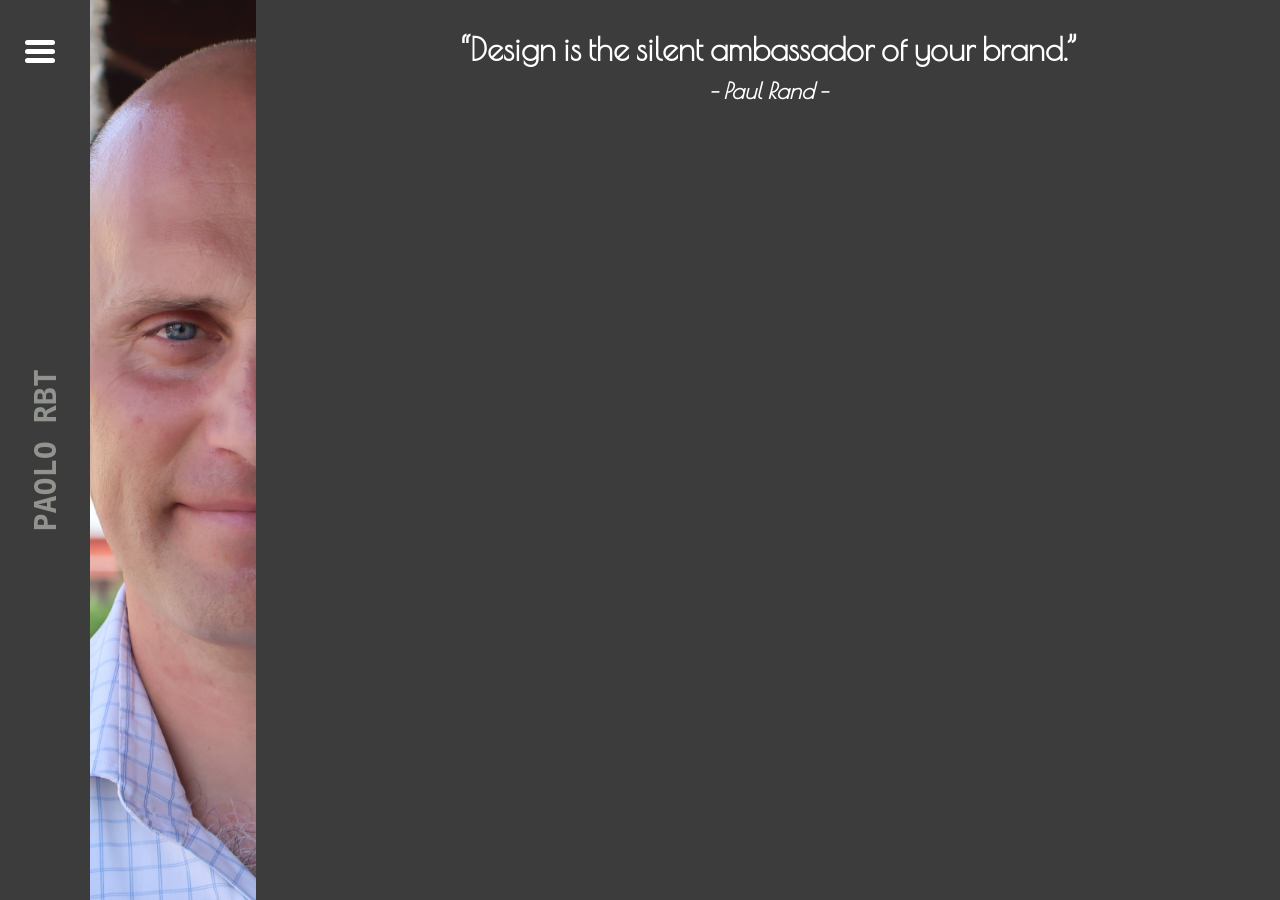
<file: index.html>
<!DOCTYPE html>
<html lang="en">
<head>
    <meta charset="UTF-8">
    <meta name="viewport" content="width=device-width, initial-scale=1.0">
    <link rel="stylesheet" href="style/style.css">

    <title>PAOLORBT</title>
</head>
<body>
    <main class="container">
        <div id="left">
            <div class="navbar">
                <span class="icon-bar"></span>
                <span class="icon-bar"></span>
                <span class="icon-bar"></span>
            </div>
                
            <nav class="nav">
                <ul>
                    <li><a href="index.html">home</a></li>
                    <li><a href="graphic.html">graphics</a></li>
                    <li><a href="contact.html">contacts</a></li>
                </ul>
            </nav>
            <P id="nome-logo">
                paolo rbt
            </P>
            <div id="social">

            </div>
        </div>
        <div id="centro">
            <img src="pictures/me.jpg" alt="Paolo Roberto">
        </div>
        <div id="destra">
            <h1 class="quote">
                “Design is the silent ambassador of your brand.”<br>
                <span class="autore">- Paul Rand -</span>
            </h1>
        </div>
    </main>
    <script src="scripts/menu.js"></script>
</body>
</html>
</file>
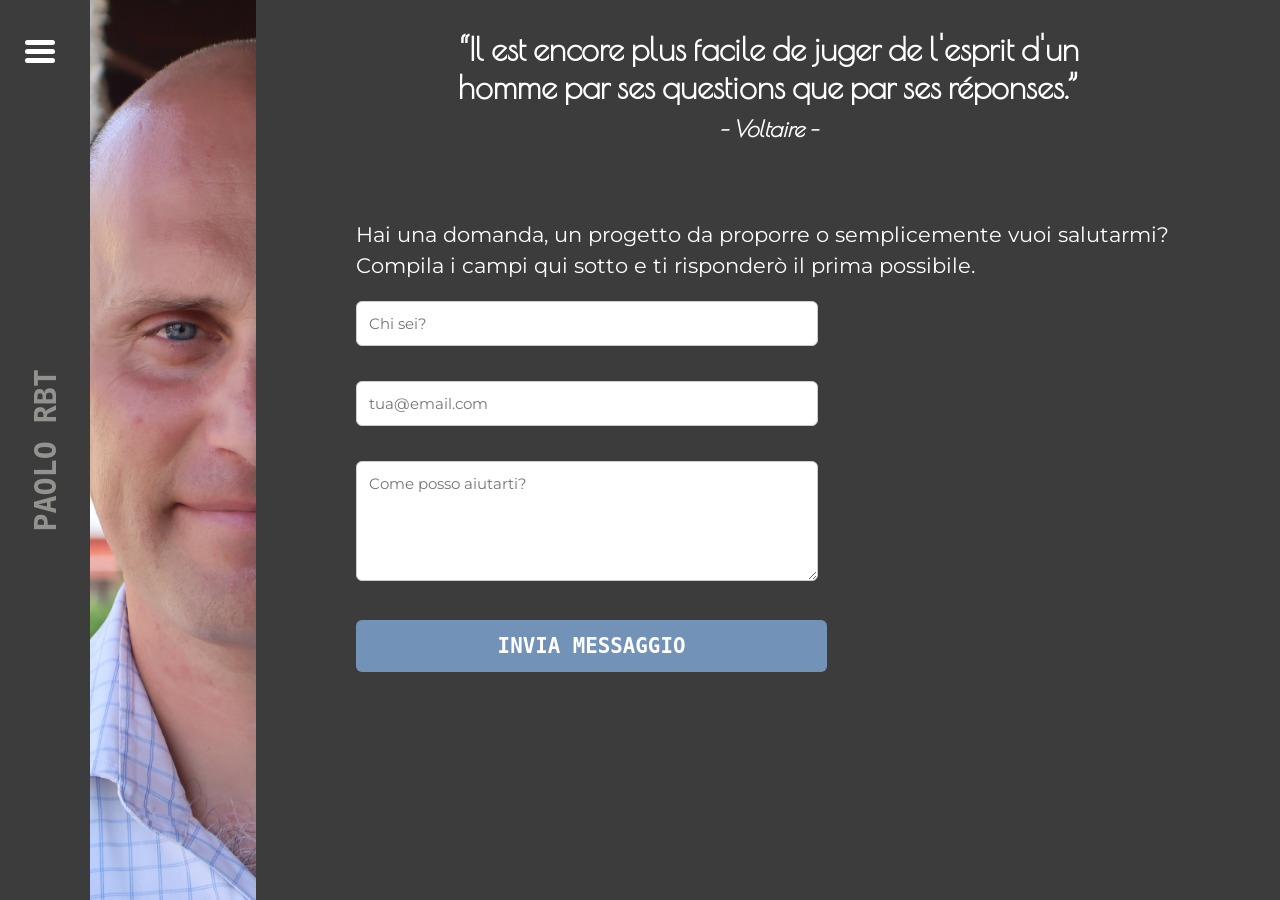
<file: contact.html>
<!DOCTYPE html>
<html lang="en">
<head>
    <meta charset="UTF-8">
    <meta name="viewport" content="width=device-width, initial-scale=1.0">
    <link rel="stylesheet" href="style/style.css">

    <title>PAOLORBT</title>
</head>
<body>
    <main class="container">
        <div id="left">
            <div class="navbar">
                <span class="icon-bar"></span>
                <span class="icon-bar"></span>
                <span class="icon-bar"></span>
            </div>
                
            <nav class="nav">
                <ul>
                    <li><a href="index.html">home</a></li>
                    <li><a href="graphic.html">graphics</a></li>
                    <li><a href="contact.html">contacts</a></li>
                </ul>
            </nav>
            <P id="nome-logo">
                paolo rbt
            </P>
            <div id="social">

            </div>
        </div>
        <div id="centro">
            <img src="pictures/me.jpg" alt="paolo rbt">
        </div>
        <div class="contact-container"; id="destra">
            <h1 class="quote">
                “Il est encore plus facile de juger de l'esprit d'un homme par ses questions que par ses réponses.”<br>
                <span class="autore">- Voltaire -</span>
            </h1>
            <div id="contact-intro">
                <p>Hai una domanda, un progetto da proporre o semplicemente vuoi salutarmi?<br>
                    Compila i campi qui sotto e ti risponderò il prima possibile.</p>

                <!-- L'attributo action invia i dati tramite FormSubmit alla tua email -->
                <form action="https://formsubmit.co/prpetrignani@gmail.com" method="POST">
                    
                    <!-- Campo Nome -->
                    <div class="form-group">
                        <label for="nome"></label>
                        <input type="text" id="nome" name="nome" placeholder="Chi sei?" required>
                    </div>

                    <!-- Campo Email -->
                    <div class="form-group">
                        <label for="email"></label>
                        <input type="email" id="email" name="email" placeholder="tua@email.com" required>
                    </div>

                    <!-- Campo Messaggio -->
                    <div class="form-group">
                        <label for="messaggio"></label>
                        <textarea id="messaggio" name="messaggio" placeholder="Come posso aiutarti?" required></textarea>
                    </div>

                    <!-- Opzioni extra nascoste per FormSubmit (facoltative) -->
                    <!-- Oggetto dell'email che riceverai -->
                    <input type="hidden" name="_subject" value="Nuovo messaggio dal sito web!">
                    <!-- Disattiva il captcha se preferisci un invio diretto -->
                    <input type="hidden" name="_captcha" value="false">

                    <!-- Pulsante di invio -->
                </form>
            </div>
            <button class="invia" type="submit" id="invia">Invia messaggio</button>
        </div>
    </main>
    <script src="scripts/menu.js"></script>
</body>
</html>
</file>
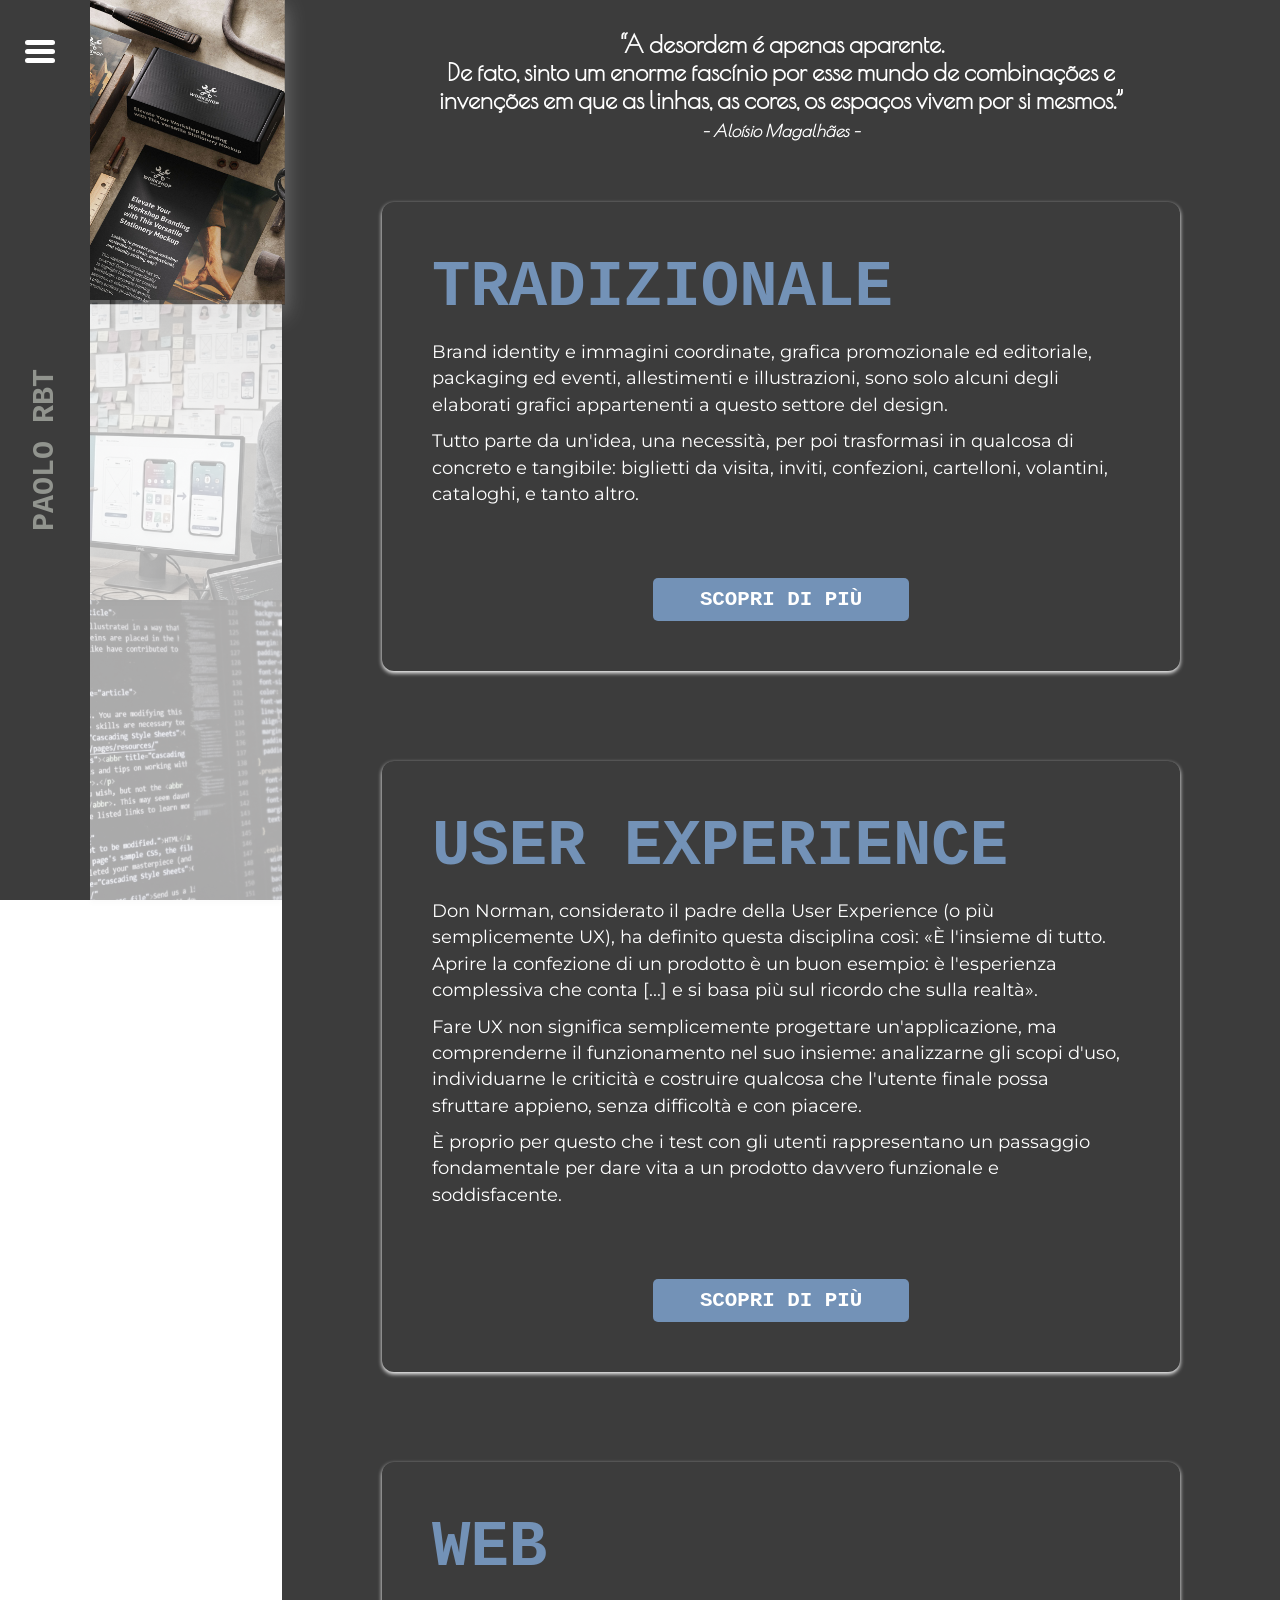
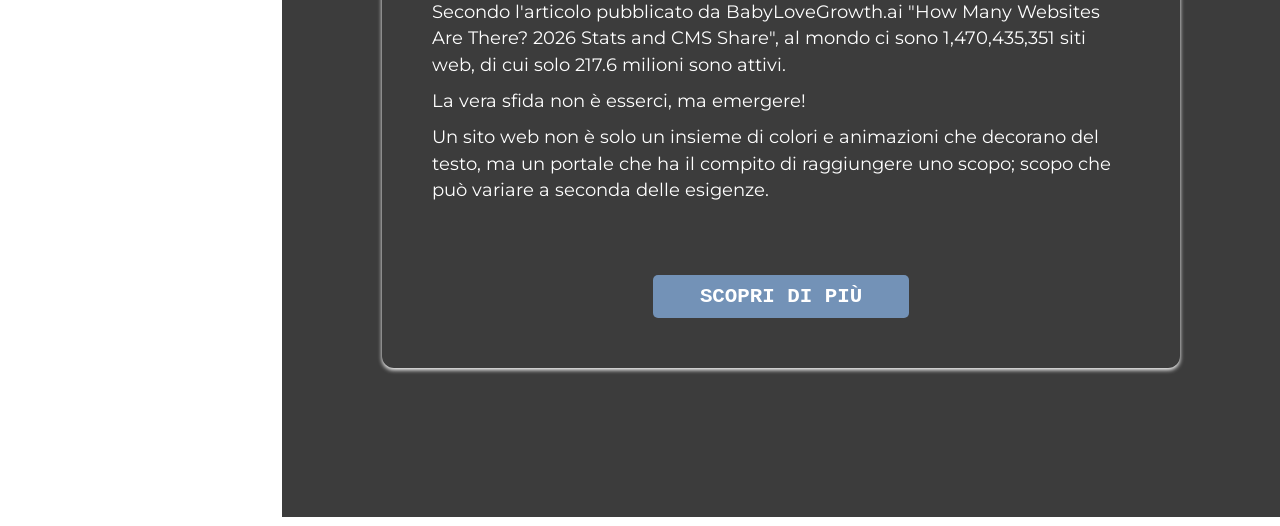
<file: graphic.html>
<!DOCTYPE html>
<html lang="it">
<head>
  <meta charset="UTF-8">
  <meta name="viewport" content="width=device-width, initial-scale=1.0">
  <link rel="stylesheet" href="style/style.css">
  <title>PAOLORBT</title>

</head>
<body>
  <main class="container">
    <div id="left">
      <div class="navbar">
        <span class="icon-bar"></span>
        <span class="icon-bar"></span>
        <span class="icon-bar"></span>
      </div>
                
      <nav class="nav">
        <ul>
          <li><a href="index.html">home</a></li>
          <li><a href="graphic.html">graphics</a></li>
          <li><a href="contact.html">contacts</a></li>
        </ul>
      </nav>
       <P id="nome-logo">paolo rbt</P>
      <div id="social">

      </div>
    </div>
    <div class="container-graphic">

      <!-- SEZIONE DI SINISTRA (Fissa) -->
      <aside class="left-section">
        <div class="media-card" id="img-sec-1">
          <img src="pictures/Workshop_Stationery_Mockup_1.jpg" alt="Immagine Coordinata">
        </div>
        <div class="media-card" id="img-sec-2">
          <img src="pictures/ux.png" alt="Usability Test">
        </div>
        <div class="media-card" id="img-sec-3">
          <img src="pictures/code.JPG" alt="code">
        </div>      </aside>

      <!-- SEZIONE DI DESTRA (Scorrevole) -->
      <section id="destra">
        <h1 class="quote">
          “A desordem é apenas aparente.
          <br>De fato, sinto um enorme fascínio por esse mundo de combinações e invenções em que as linhas, as cores, os espaços vivem por si mesmos.”<br>
          <span class="autore">- Aloísio Magalhães -</span>
        </h1>
        <div class="right-section">

          <!-- Blocco 1: collegato a #img-sec-1 -->
          <section class="content-block" data-target-img="img-sec-1">
            <h2>TRADIZIONALE</h2>
            <p>Brand identity e immagini coordinate, grafica promozionale ed editoriale, packaging ed eventi, allestimenti e illustrazioni, sono solo alcuni degli elaborati grafici appartenenti a questo settore del design.</p>
            <p>Tutto parte da un'idea, una necessità, per poi trasformasi in qualcosa di concreto e tangibile: biglietti da visita, inviti, confezioni, cartelloni, volantini, cataloghi, e tanto altro.</p>
            <div class="nascosto">
		          <p>testo nascosto</p>
	          </div>
            <button class="piu">Scopri di più</button>
          </section>

          <!-- Blocco 2: collegato a #img-sec-2 -->
          <section class="content-block" data-target-img="img-sec-2">
            <h2>USER EXPERIENCE</h2>
            <p>Don Norman, considerato il padre della User Experience (o più semplicemente UX), ha definito questa disciplina così: «È l'insieme di tutto. Aprire la confezione di un prodotto è un buon esempio: è l'esperienza complessiva che conta [...] e si basa più sul ricordo che sulla realtà».</p>
            <p>Fare UX non significa semplicemente progettare un'applicazione, ma comprenderne il funzionamento nel suo insieme: analizzarne gli scopi d'uso, individuarne le criticità e costruire qualcosa che l'utente finale possa sfruttare appieno, senza difficoltà e con piacere.</p>
            <p>È proprio per questo che i test con gli utenti rappresentano un passaggio fondamentale per dare vita a un prodotto davvero funzionale e soddisfacente.</p>
            <div class="nascosto">
		          <p>testo nascosto</p>
	          </div>
            <button class="piu">Scopri di più</button>
          </section>

          <!-- Blocco 3: collegato a #img-sec-3 -->
          <section class="content-block" data-target-img="img-sec-3">
            <h2>WEB</h2>
            <p>Secondo l'articolo pubblicato da BabyLoveGrowth.ai "How Many Websites Are There? 2026 Stats and CMS Share", al mondo ci sono 1,470,435,351 siti web, di cui solo 217.6 milioni sono attivi.</p>
            <p>La vera sfida non è esserci, ma emergere!</p>
            <p>Un sito web non è solo un insieme di colori e animazioni che decorano del testo, ma un portale che ha il compito di raggiungere uno scopo; scopo che può variare a seconda delle esigenze.</p>
            <div class="nascosto">
		          <p>testo nascosto</p>
	          </div>
            <button class="piu">Scopri di più</button>
          </section>
        </div>
      </section>
    </div>
  </main>

  <!-- JAVASCRIPT: Gestione scorrimento e attivazione immagini -->
  <script src="scripts/graphic.js"></script>
  <script src="scripts/menu.js"></script>
</body>
</html>
</file>
<file: style/style.css>
@import url('https://fonts.googleapis.com/css2?family=Iosevka+Charon+Mono:ital,wght@0,300;0,400;0,500;0,700;1,300;1,400;1,500;1,700&family=Mrs+Saint+Delafield&display=swap');
@import url('https://fonts.googleapis.com/css2?family=Montserrat:ital,wght@0,100..900;1,100..900&family=Poiret+One&display=swap');

* {
    box-sizing: border-box;
    margin: 0;
    padding: 0;
}

.container {
  display: flex;
  flex-direction: row;
}


#left, #centro, #destra, .navbar, .right-section {
    background: #3c3c3c;
}

#centro {
    max-width: 20vw;
}

#left {
    display: flex;
    position: fixed;
    top: 0;
    left: 0;
    height: 100vh;
    width: 90px;
    z-index: 1000;
}

.navbar {
    padding: 10px;
    position: fixed;
    top: 30px;
    left: 15px;
}

.icon-bar {
    display: block;
    width: 30px;
    height: 5px;
    background: #fff;
    margin-bottom: 4px;
    border-radius: 5px;
    transition: 0.4s;
}

/* Tolgo il margine all'ultima barra dell'hamburger */
.icon-bar:last-child {
        margin-bottom: 0;
    }

/* TRASFORMAZIONE IN X */
    /* Quando .navbar ha la classe .change, la prima barretta ruota*/
    .change .icon-bar:nth-child(1) {
        transform: rotate(-45deg) translate(-6px, 7px);
    }

    /* Quando .navbar ha la classe .change, nascondo la seconda barra */
    .change .icon-bar:nth-child(2) {
        opacity: 0;
    }

    /* Quando .navbar ha la classe .change, ruoto la terza barra */
    .change .icon-bar:nth-child(3) {
        transform: rotate(45deg) translate(-6px, -7px);
    }

nav {
    width: 100%;
    height: 100%;
    position: fixed;
    top: 0px;
    left: 0;
    background: rgba(60, 60, 60, .85);
    transition: .5s;
    transform: translateX(-100%);
    z-index: 9999;
}

.open {
    transform: translateX(90px);
}

nav ul {
    list-style: none;
    padding: 20px;
    margin-top: 50px;
}

nav li {
    font-family: "Iosevka Charon Mono", monospace;
    font-weight: 700;
    font-size: 180px;
    text-transform: uppercase;
    margin-top: -80px;
}

li {
    transition: transform 0.6s ease;
}

a {
    text-decoration: none;
    color: #7392b7;
}


li:hover {
    transform: scale(1.06) translate(75px);
    color: #e6ebe0;
}

#nome-logo {
    font-family: "Iosevka Charon Mono", monospace;
    font-weight: 700;
    font-size: 30px;
    color: #e6ebe0;
    opacity: 0.5;
    text-transform: uppercase;
    writing-mode: vertical-rl;
    transform: rotate(180deg);
    margin: auto;
}

#centro {
    display: flex;
    justify-content: flex-end;
}

#centro img {
    height: 100vh;
    
}

#destra {
    flex: auto;
}

h1 {
    color: #fff;
    margin-top: 40px;
}

h2, button {
    font-family: "Iosevka Charon Mono", monospace;
    text-transform: uppercase;
}

button.piu, button.invia {
    font-size: 1.3em;
    font-weight: 700;
}

.quote {
    margin: auto;
    margin-top: 30px;
    text-align: center;
    font-family: 'Poiret One', Helvetica, sans-serif, serif;
    max-width: 700px;
}

.autore {
    font-size: 0.7em;
    font-style: italic;
}

p {
    font-family: "Montserrat", Arial, Helvetica, sans-serif;
    font-size: 1.3em;
    color: #fff;
    line-height: 1.5em;
}

/* ------------pagina contatti------------ */

/* Contenitore principale del form */

#contact-intro, button.invia {
    margin-left: 100px;
}

#contact-intro p{
    margin-top: 75px;
    margin-bottom: 20px;
}

@keyframes comparsaGraduale {
from {
    transform: translateY(-60px); /* Leggero spostamento dal basso */
  }
to {
    opacity: 1;
    transform: translateY(0);
  }
}

form .form-group, #invia {
    opacity: 0;
    animation: comparsaGraduale 0.6s ease-out forwards;
}

    /* Gruppi di campi */
.form-group {
    margin-bottom: 35px;
}

form .form-group:nth-child(1) {
    animation-delay: 0.2s;
}

form .form-group:nth-child(2) {
    animation-delay: 0.4s;
}

form .form-group:nth-child(3) {
    animation-delay: 0.6s;
}

#invia {
    animation-delay: 0.8s;
}

label {
    display: block;
    margin-bottom: 8px;
    font-weight: 600;
    font-size: 14px;
    color: red;
}

/* Stile degli input e della textarea */
input[type="text"], input[type="email"], textarea {
    width: 50%;
    padding: 12px;
    border: 1px solid #ccc;
    border-radius: 6px;
    font-size: 15px;
    font-family: "Montserrat", Arial, Helvetica, sans-serif;
    box-sizing: border-box;
    transition: border-color 0.3s ease;
}

input[type="text"]:focus, input[type="email"]:focus, textarea:focus {
    border-color: #0066cc;
    outline: none;
}

textarea {
    resize: vertical;
    min-height: 120px;
}

        /* Pulsante di invio */
button[type="submit"] {
    width: 46%;
    padding: 14px;
    background-color: #7392b7;
    color: #ffffff;
    border: none;
    border-radius: 6px;
    font-weight: bold;
    cursor: pointer;
    transition: background-color 0.3s ease;
}

button[type="submit"]:hover {
    background-color: #004c99;
}

/* ------------------------ */

/* ------------GRAFICS------------ */

/* Struttura principale della pagina */
.container-graphic {
    display: flex;
    margin: 0 auto;
    min-height: 100vh;
}

/* ------------------------------------
    COLONNA SINISTRA (FISSA)
------------------------------------ */
.left-section {
    height: 100vh; /* Forza l'altezza pari allo schermo */
    position: sticky;
    z-index: 10;
    top: 0;
    display: flex;
    flex-direction: column;
    justify-content: center;
    align-items: center;
    margin-left: 90px;
}

/* Contenitore e immagini di sinistra */
.media-card {
    width: 15vw;
    height: calc(100vh / 3);
    overflow: hidden;
    box-shadow: 0 4px 6px rgba(0, 0, 0, 0.05);
    /* Transizione fluida per l'effetto di evidenziazione */
    transition: transform 0.4s ease, filter 0.4s ease, border-color 0.4s ease, opacity 0.4s ease;
    opacity: 0.35;
    filter: grayscale(80%);
}

.media-card img {
    width: 100%;
    height: 100%;
    object-fit: cover;
}

/* Stato EVIDENZIATO attivato da JavaScript */
.media-card.active {
    opacity: 1;
    filter: grayscale(0%);
    transform: scale(1.03);
    box-shadow: 0 10px 20px rgba(247, 247, 248, 0.3);
}

/* ------------------------------------
    COLONNA DESTRA (SCORREVOLE)
------------------------------------ */
.right-section {
    padding: 60px 100px;
}

.content-block {
    min-height: 40vh; /* Assicura che ogni sezione richieda lo scorrimento */
    display: flex;
    flex-direction: column;
    justify-content: center;
    margin-bottom: 7vw;
    padding: 30px;
    border-radius: 12px;
    box-shadow: 0 2px 4px #fff;
    opacity: 0;
    transform: translateY(60px);
    transition: opacity 0.7s ease-out, transform 0.7s ease-out;
    padding: 50px;
}

.content-block.active {
    opacity: 1;
    transform: translateY(0);
}

.content-block h2 {
    font-size: 4em;
    margin-bottom: 15px;
    color: #7392b7;
}

.content-block p {
    font-size: 1.1em;
    color: fff;
    margin-bottom: 10px;
}

/* ---paragrafo e materiale nascosto--- */
.nascosto {
    display: grid;
    grid-template-rows: 0fr;
    opacity: 0;
    margin-top: 0;
    padding-top: 0;
    border-top: 1px solid rgba(255, 255, 255, 0);
    transition:
        grid-template-rows 0.9s ease,
        opacity 0.9s ease,
        margin-top 0.9s ease,
        padding-top 0.9s ease,
        border-color 0.9s ease;
}

/* Il figlio diretto deve avere overflow: hidden per permettere lo scorrimento verticale */
.nascosto > * {
    overflow: hidden;
}

.nascosto.visibile {
    grid-template-rows: 1fr;
    opacity: 1;
    margin-top: 15px;
    padding-top: 15px;
    border-top-color: rgba(255, 255, 255, 0.2);
}

/* ---bottone "Scopri di più"--- */
button.piu {
    width: 20vw;
    margin: auto;
    background-color: #7392b7;
    color: #fff;
    border: none;
    margin-top: 50px;
    padding: 10px 20px;
    border-radius: 5px;
}

/* Responsive per schermi piccoli (Smartphone/Tablet) */
@media (max-width: 768px) {
    .container-graphic {
        flex-direction: column;
    }
    .left-section {
        position: relative;
        width: 100%;
        height: auto;
        border-right: none;
        border-bottom: 1px solid #e0e0e0;
        }
    .right-section {
        width: 100%;
        padding: 20px;
    }
    .content-block {
    min-height: flex-start;
    }
}
</file>
